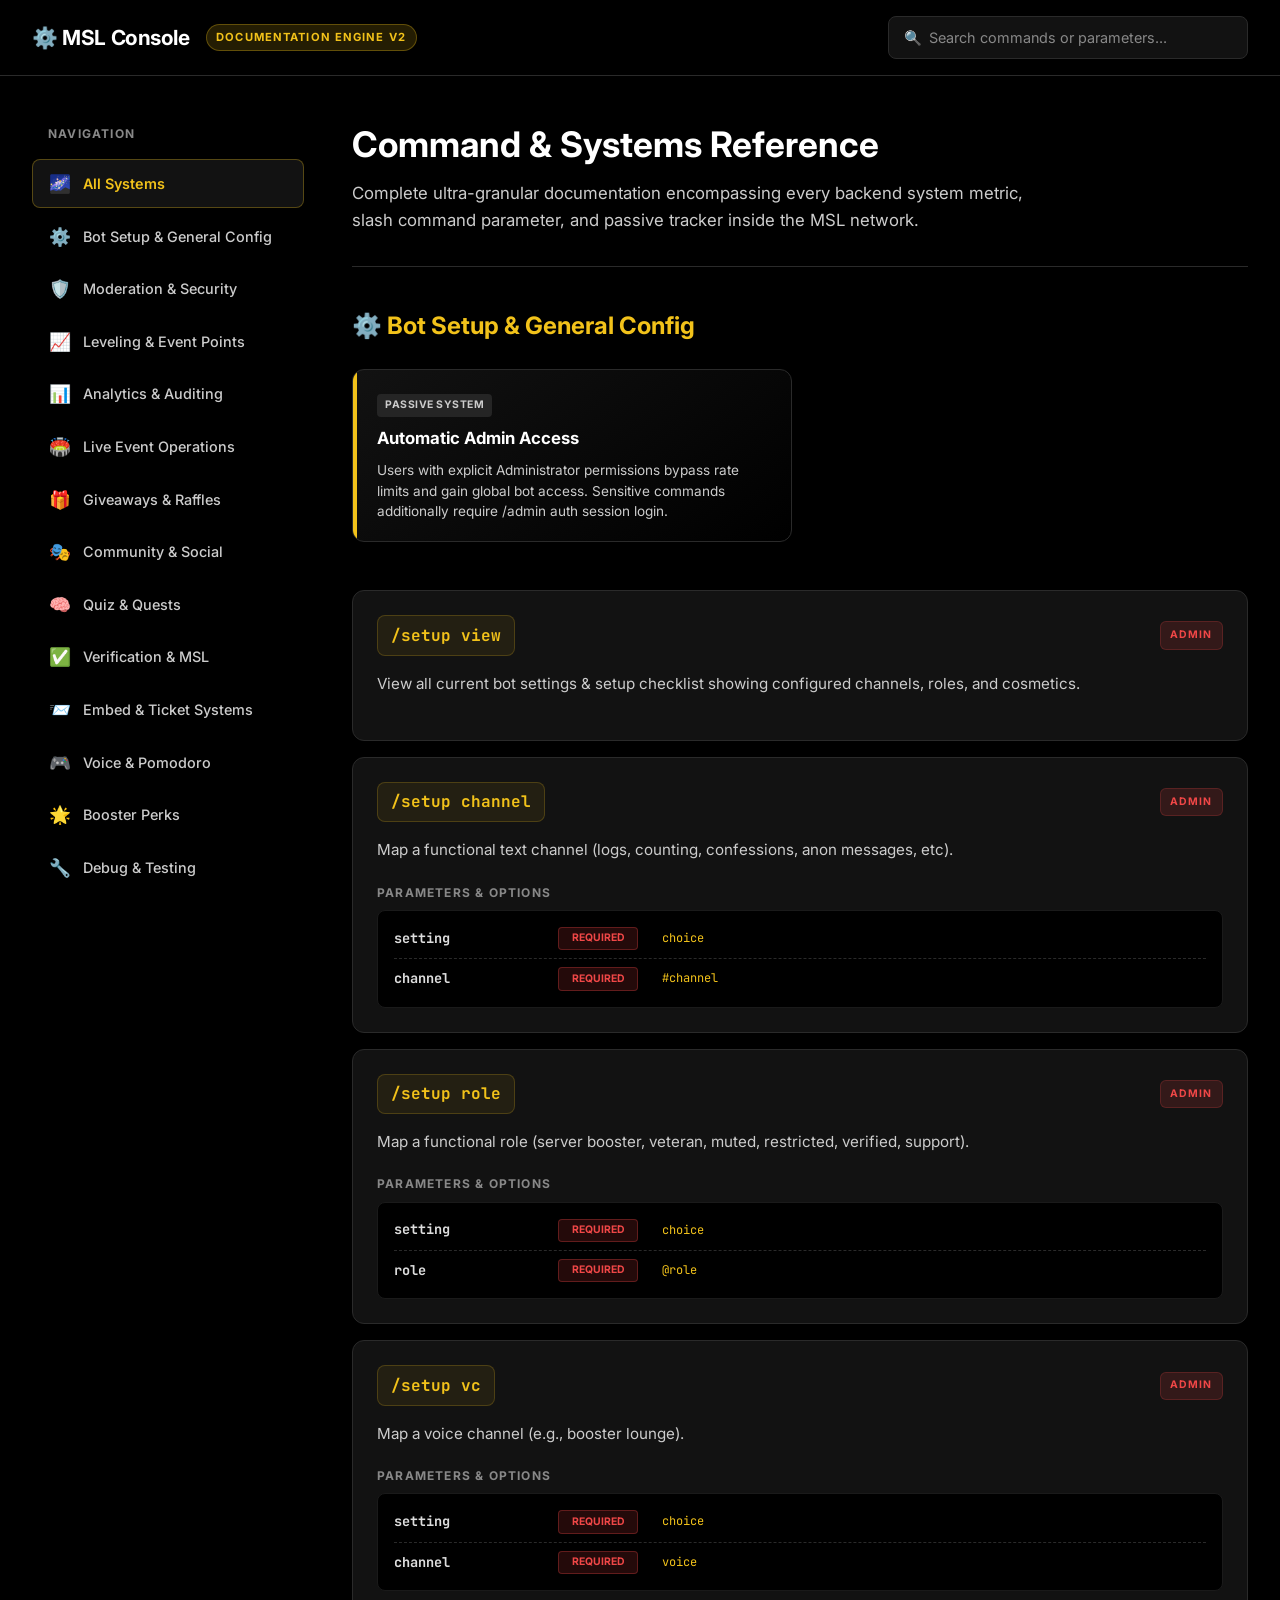
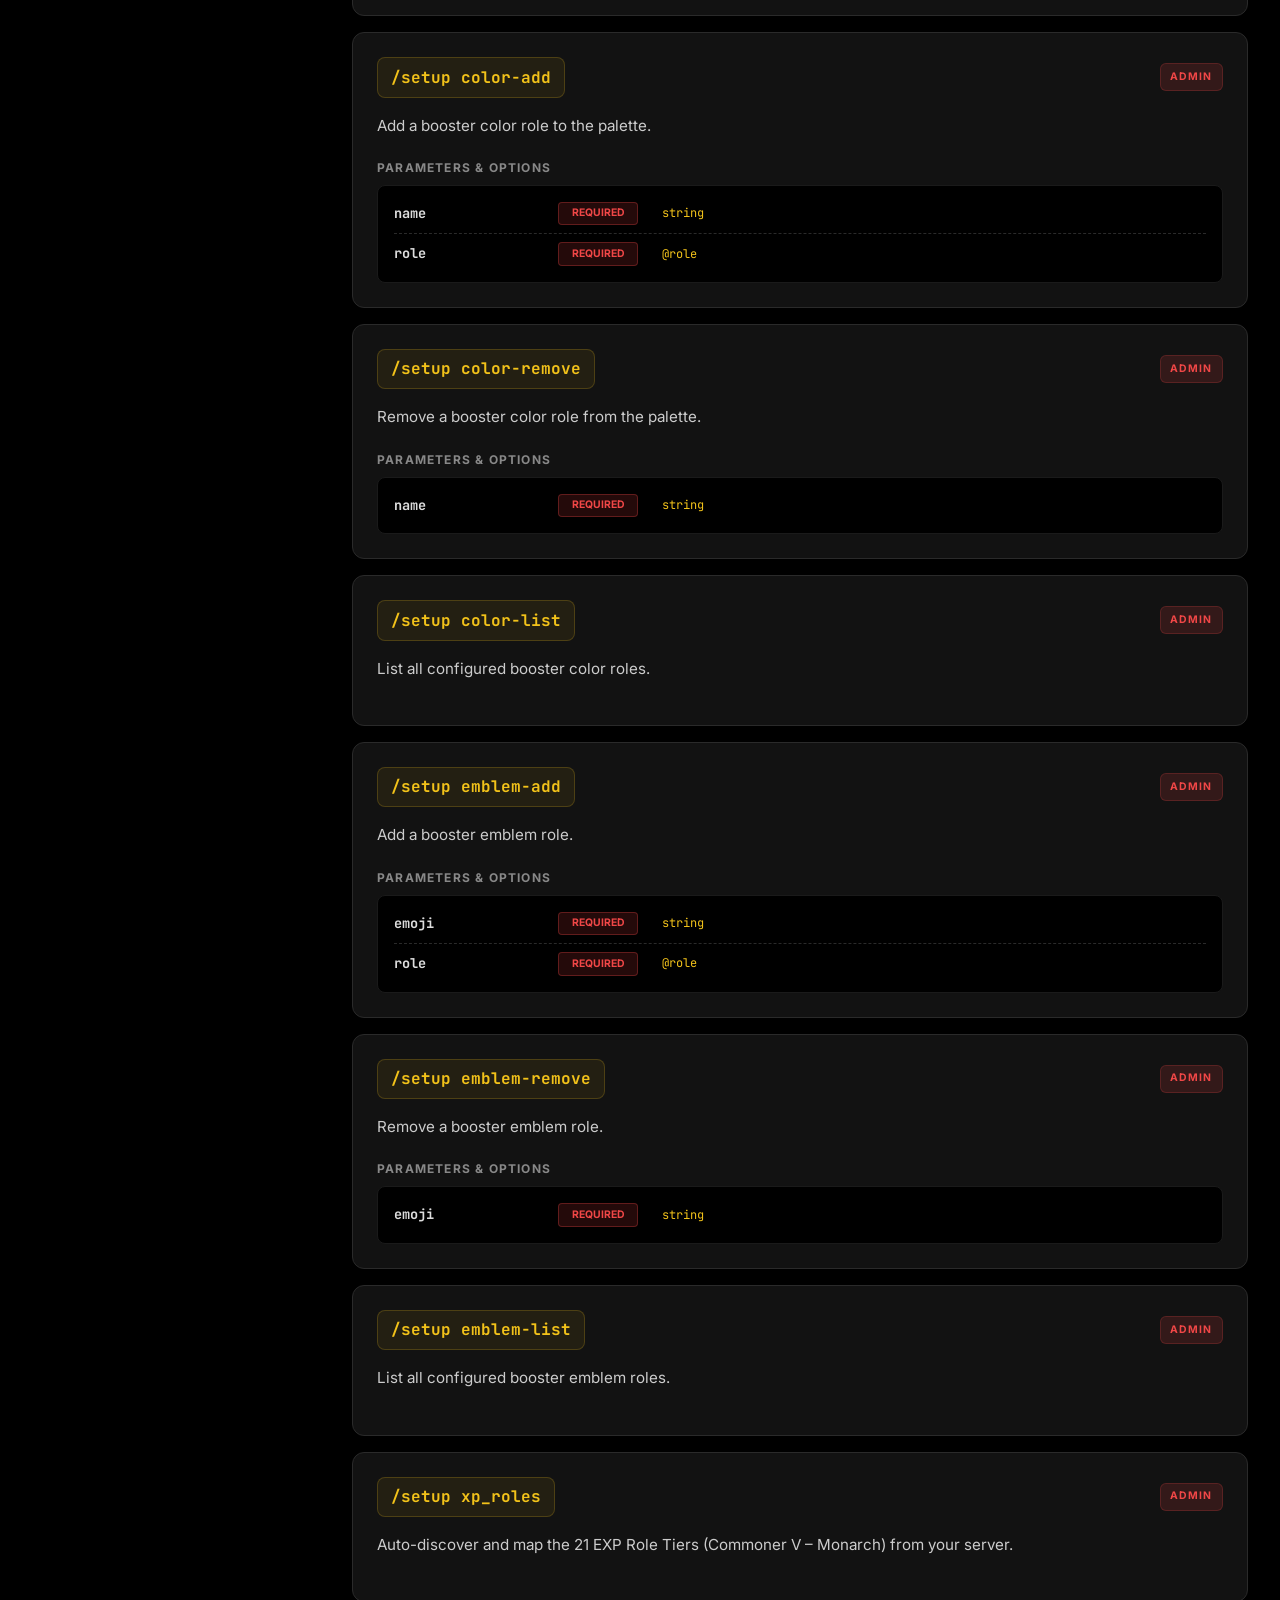
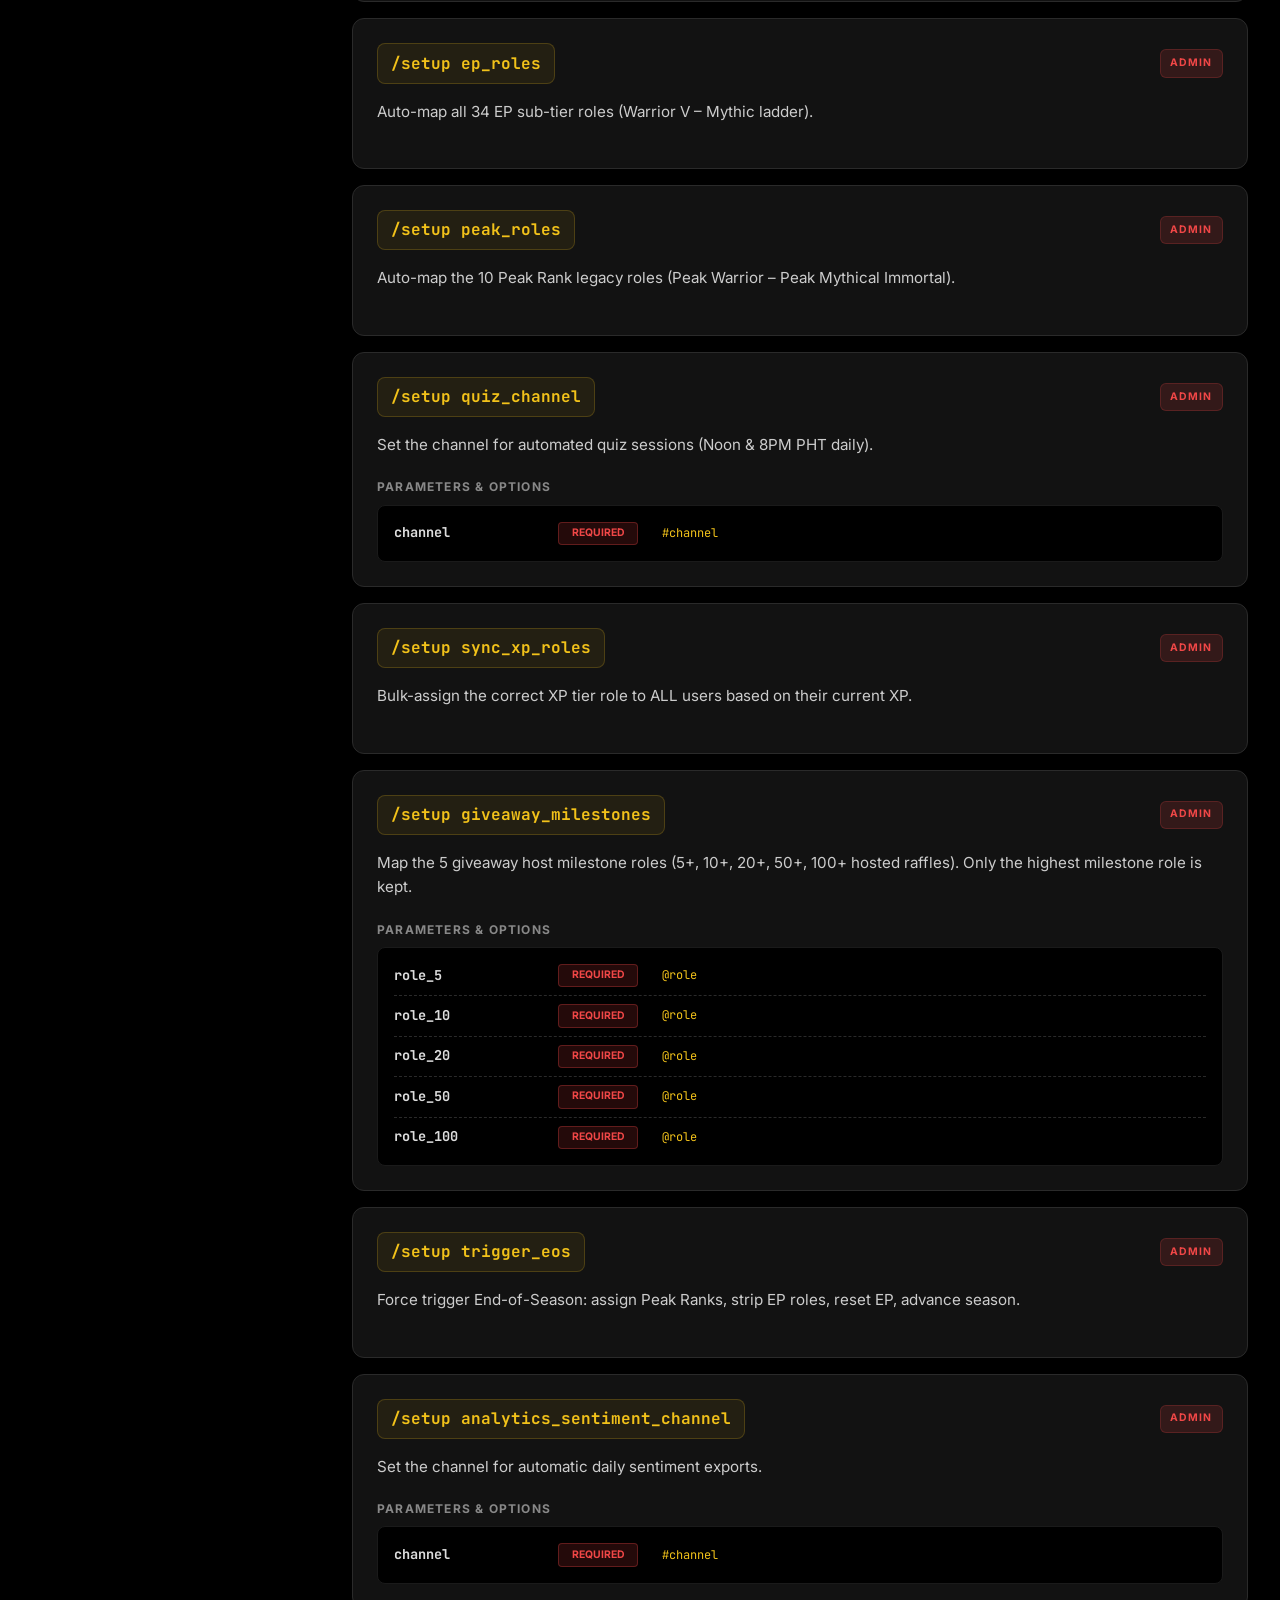
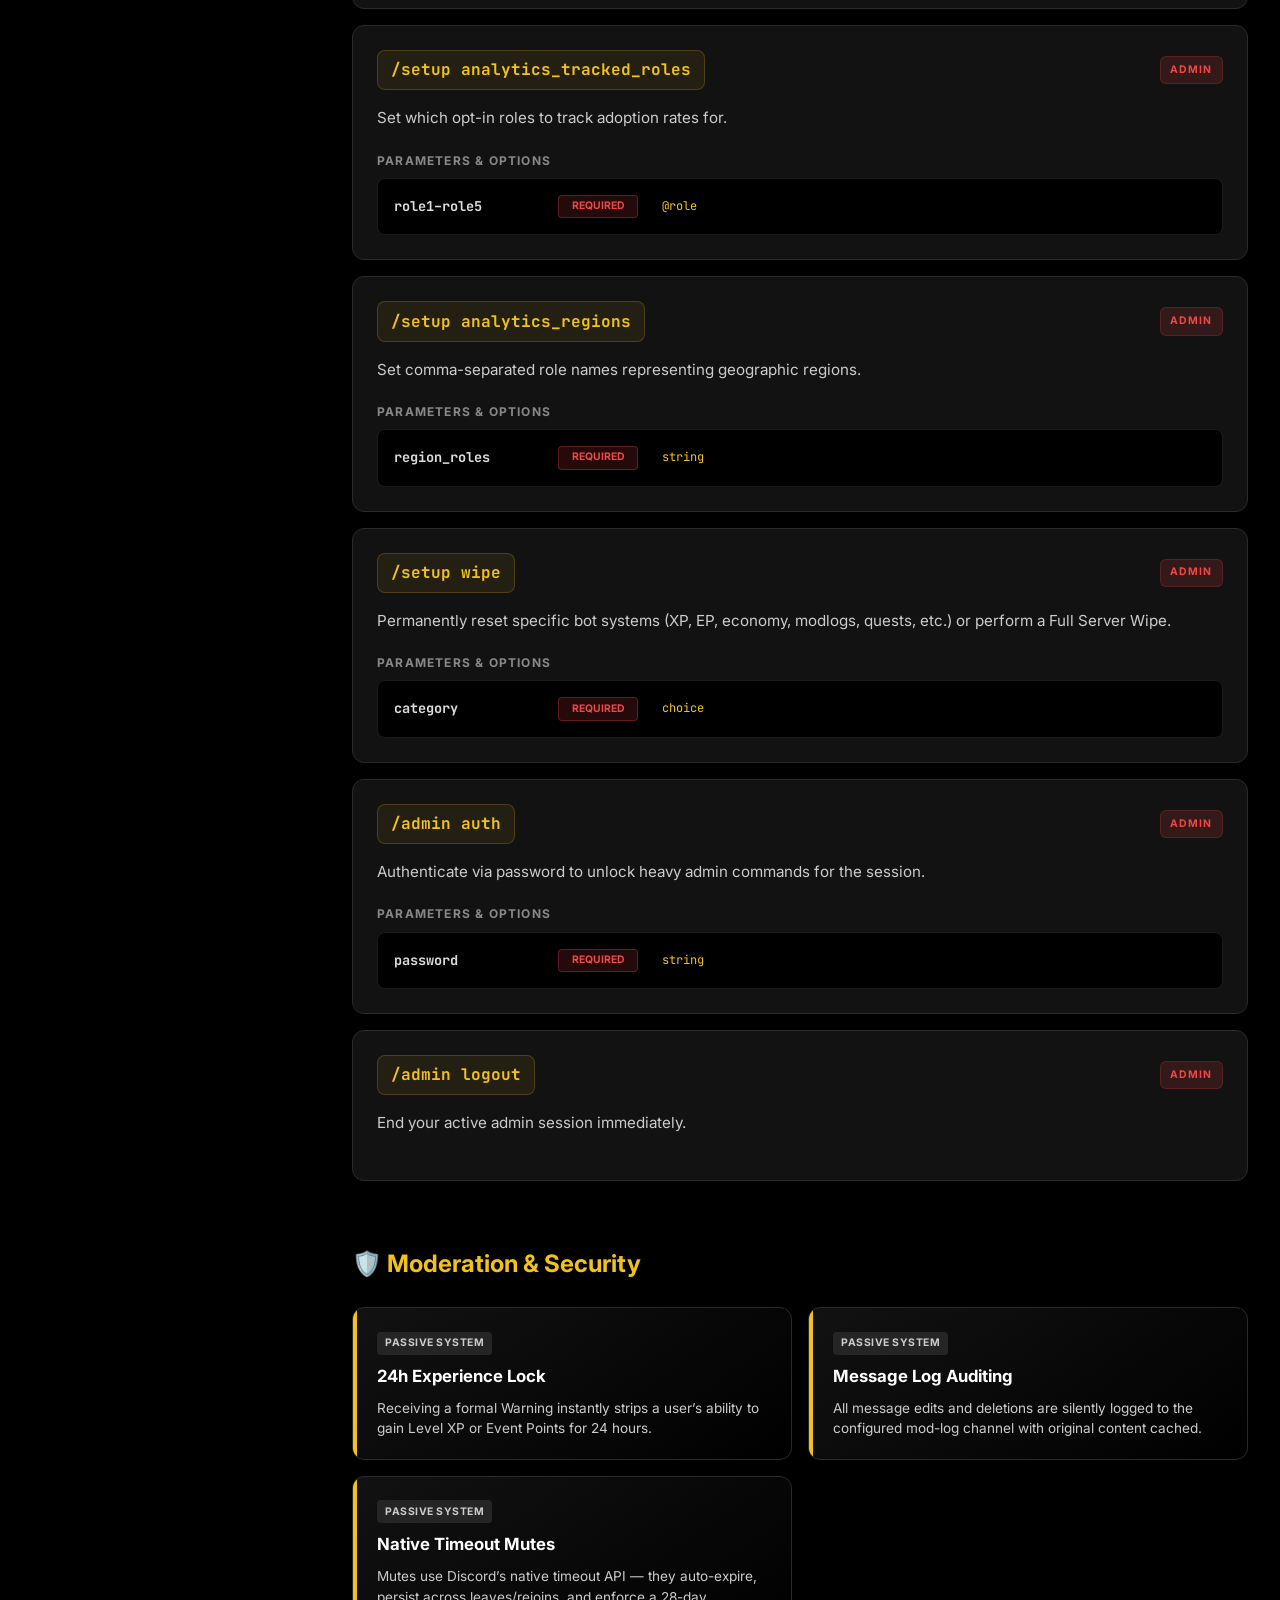
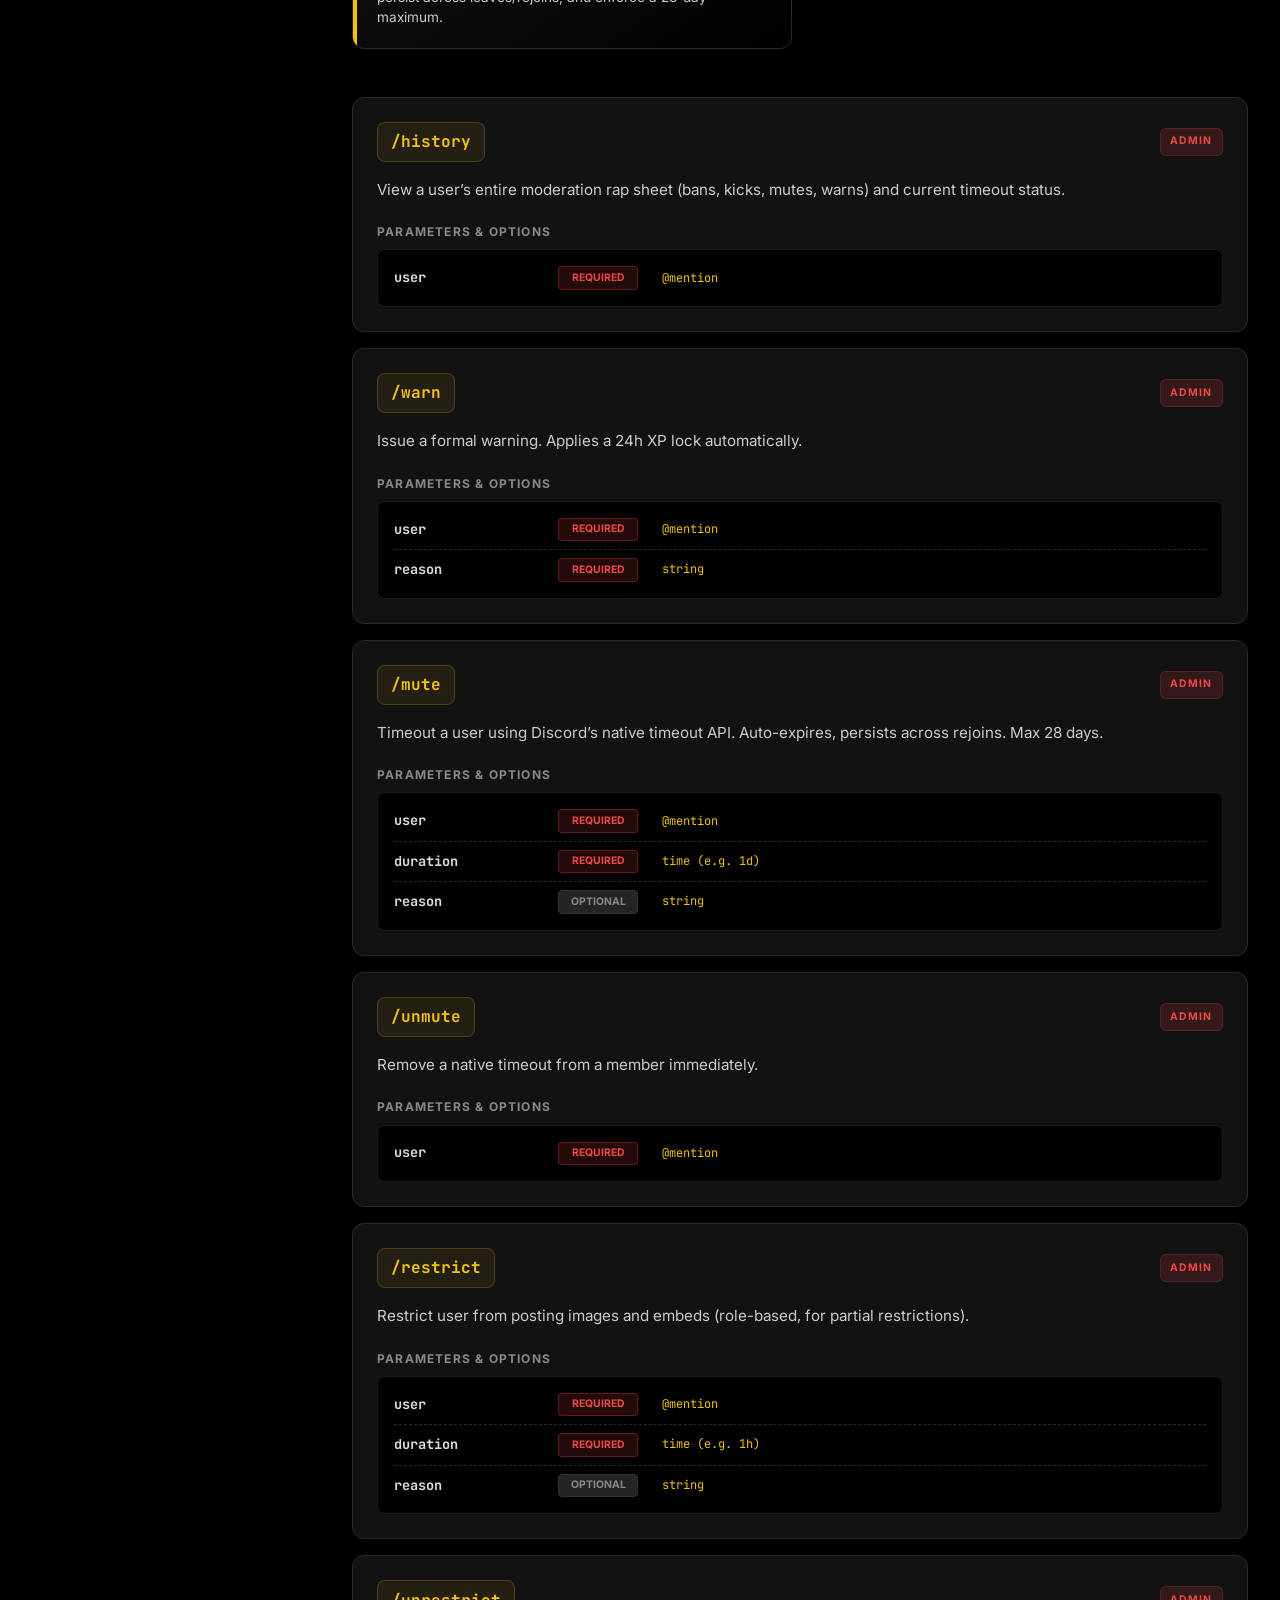
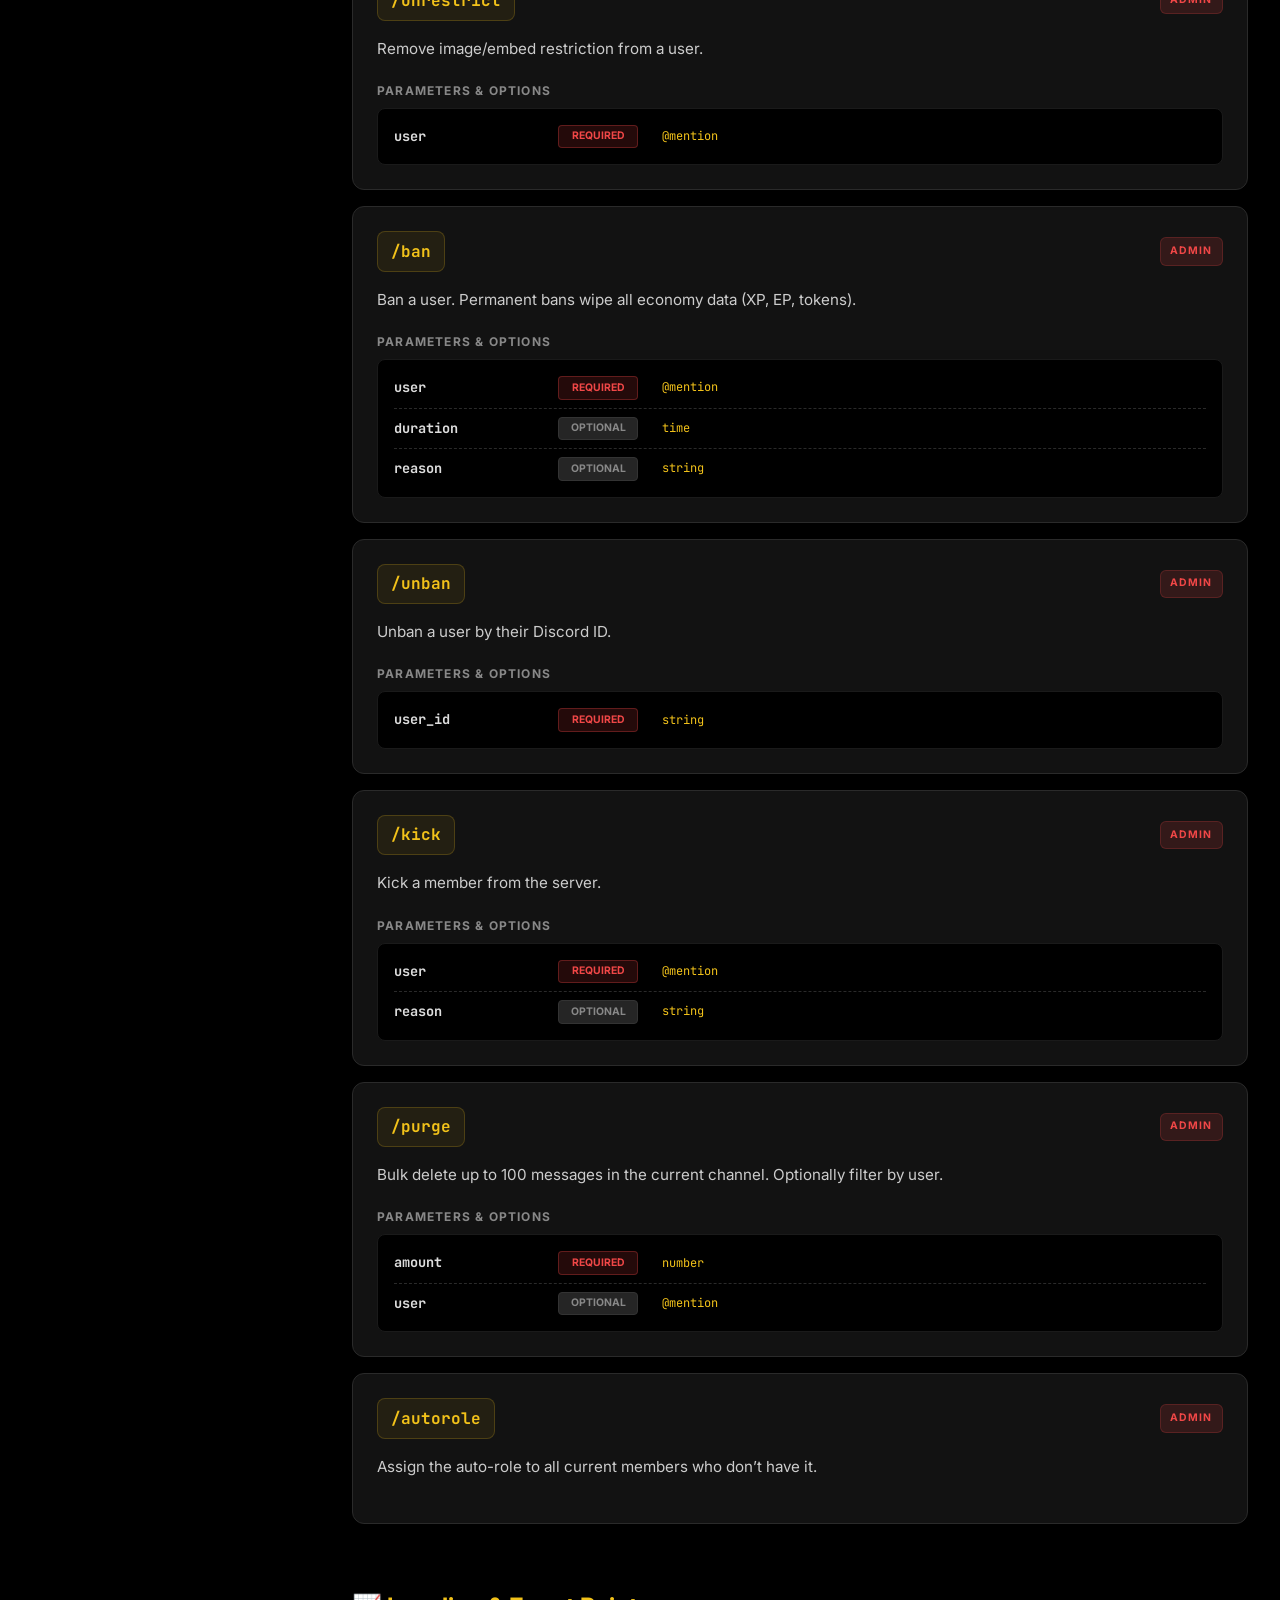
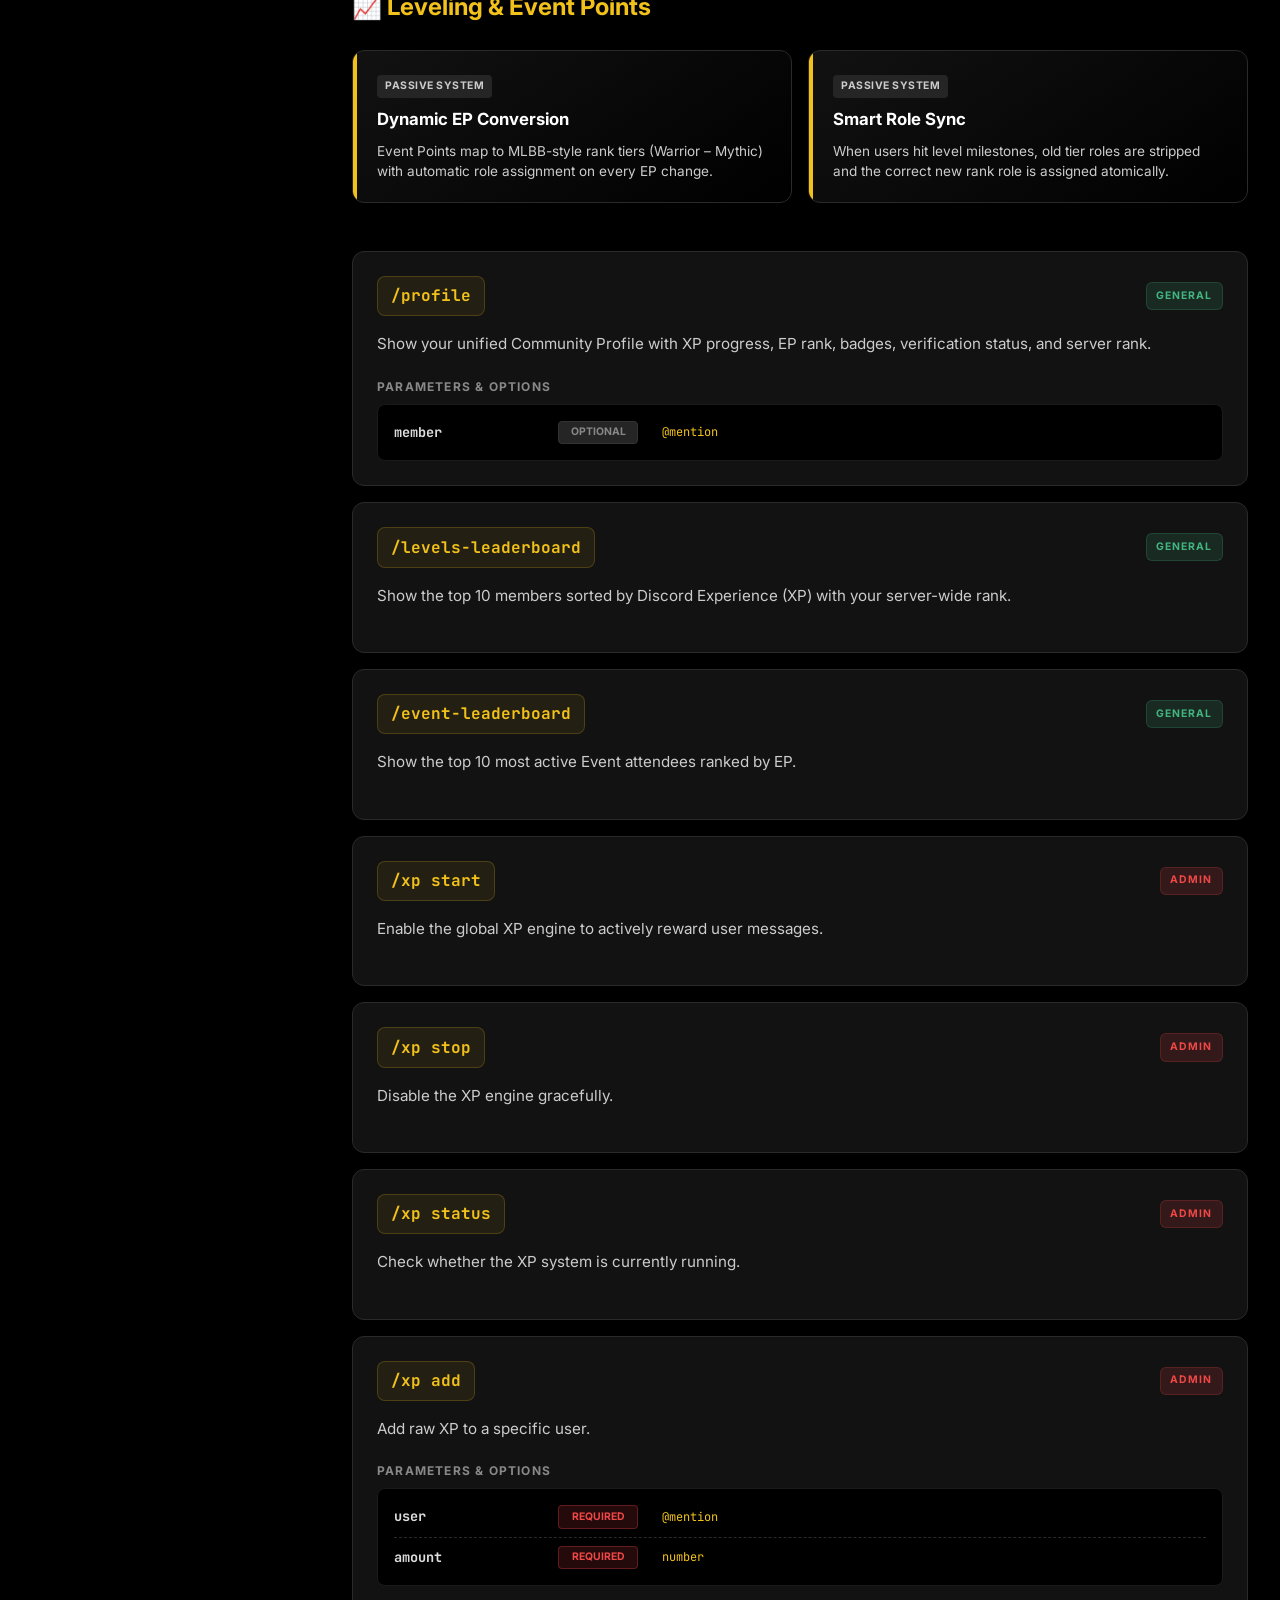
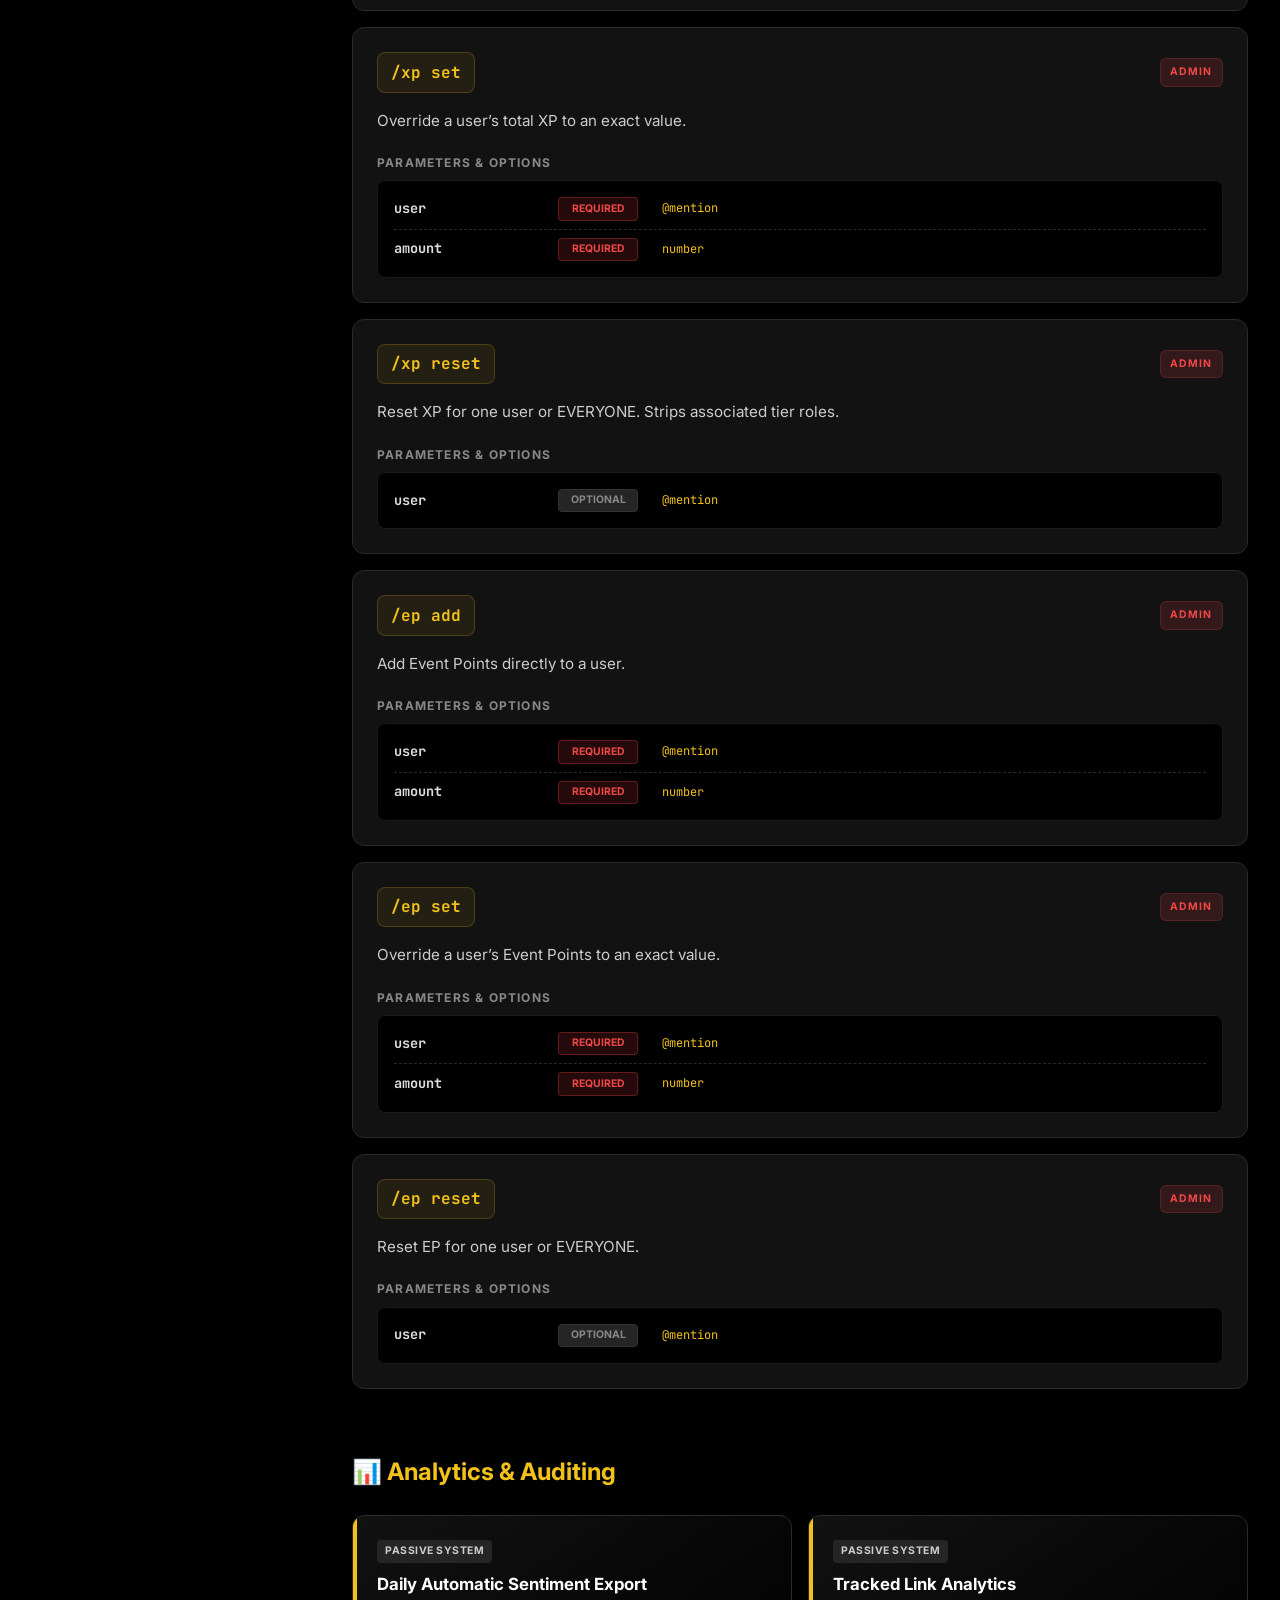
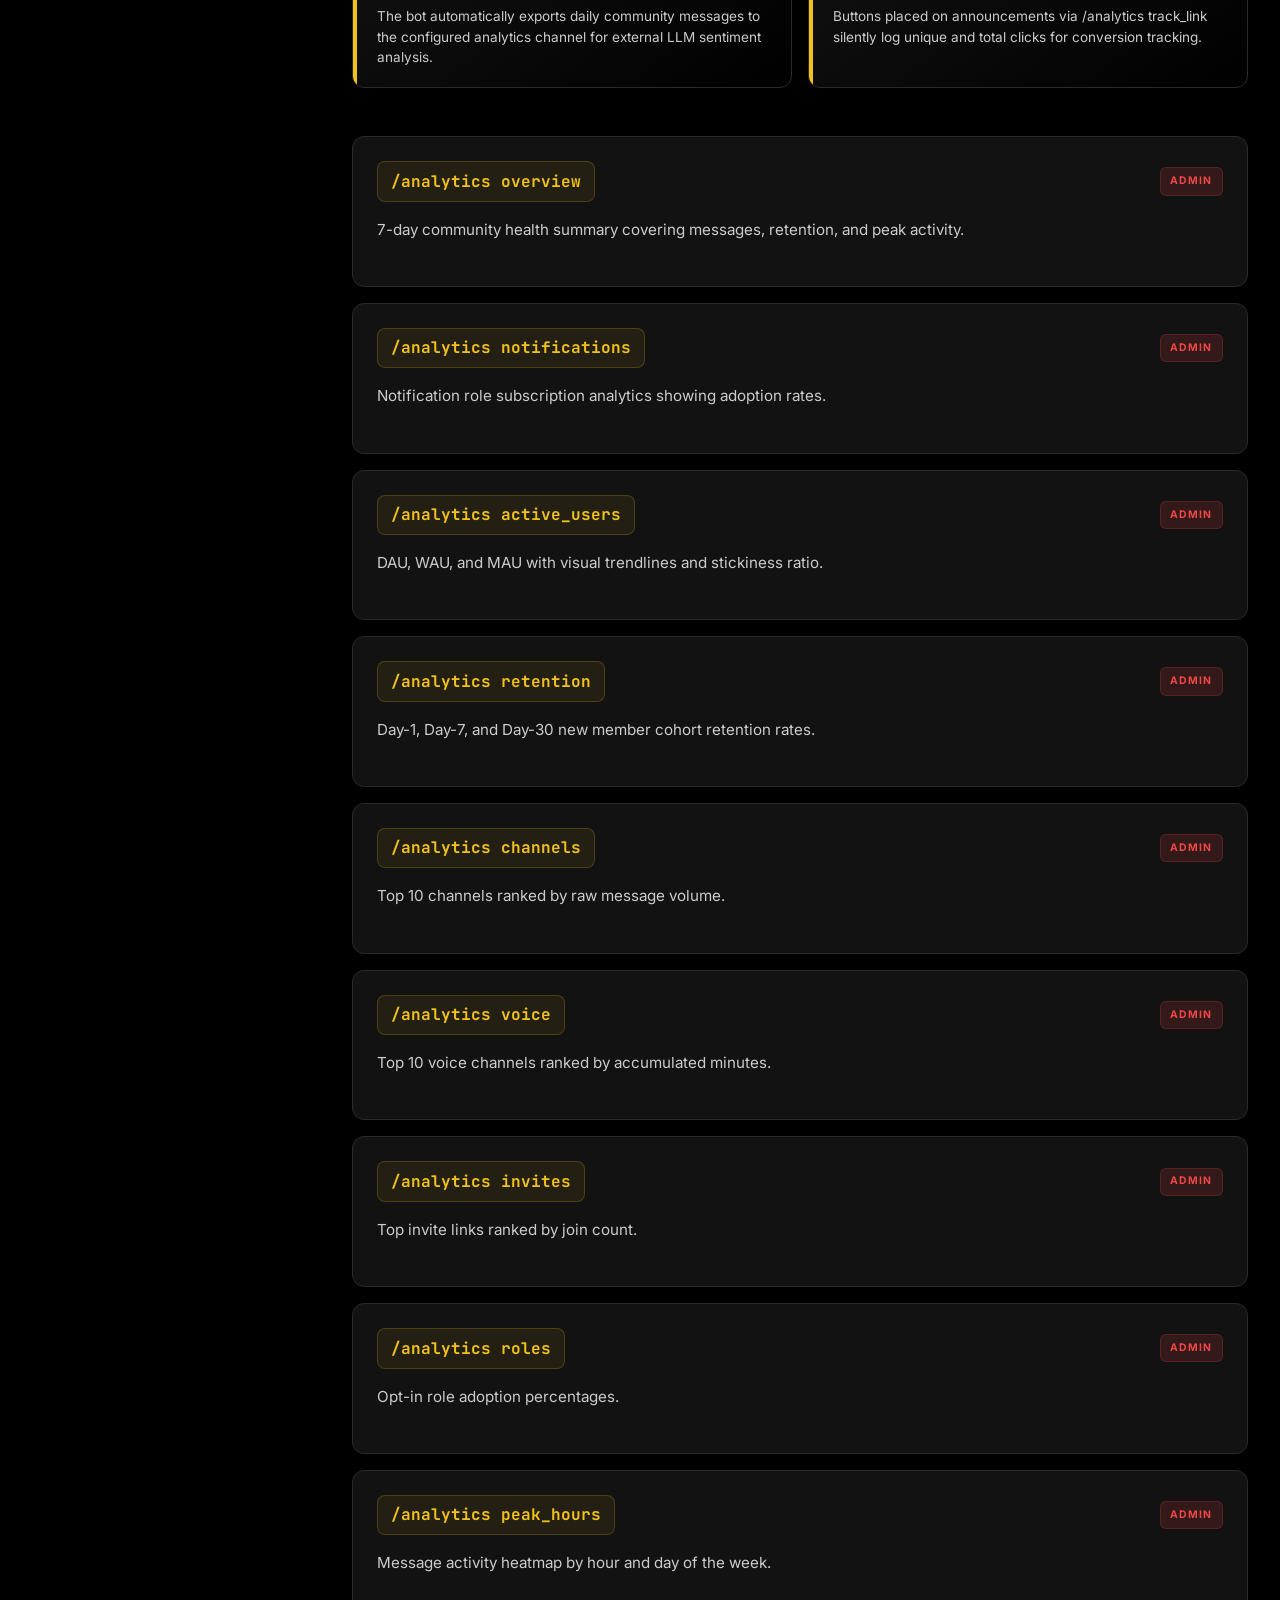
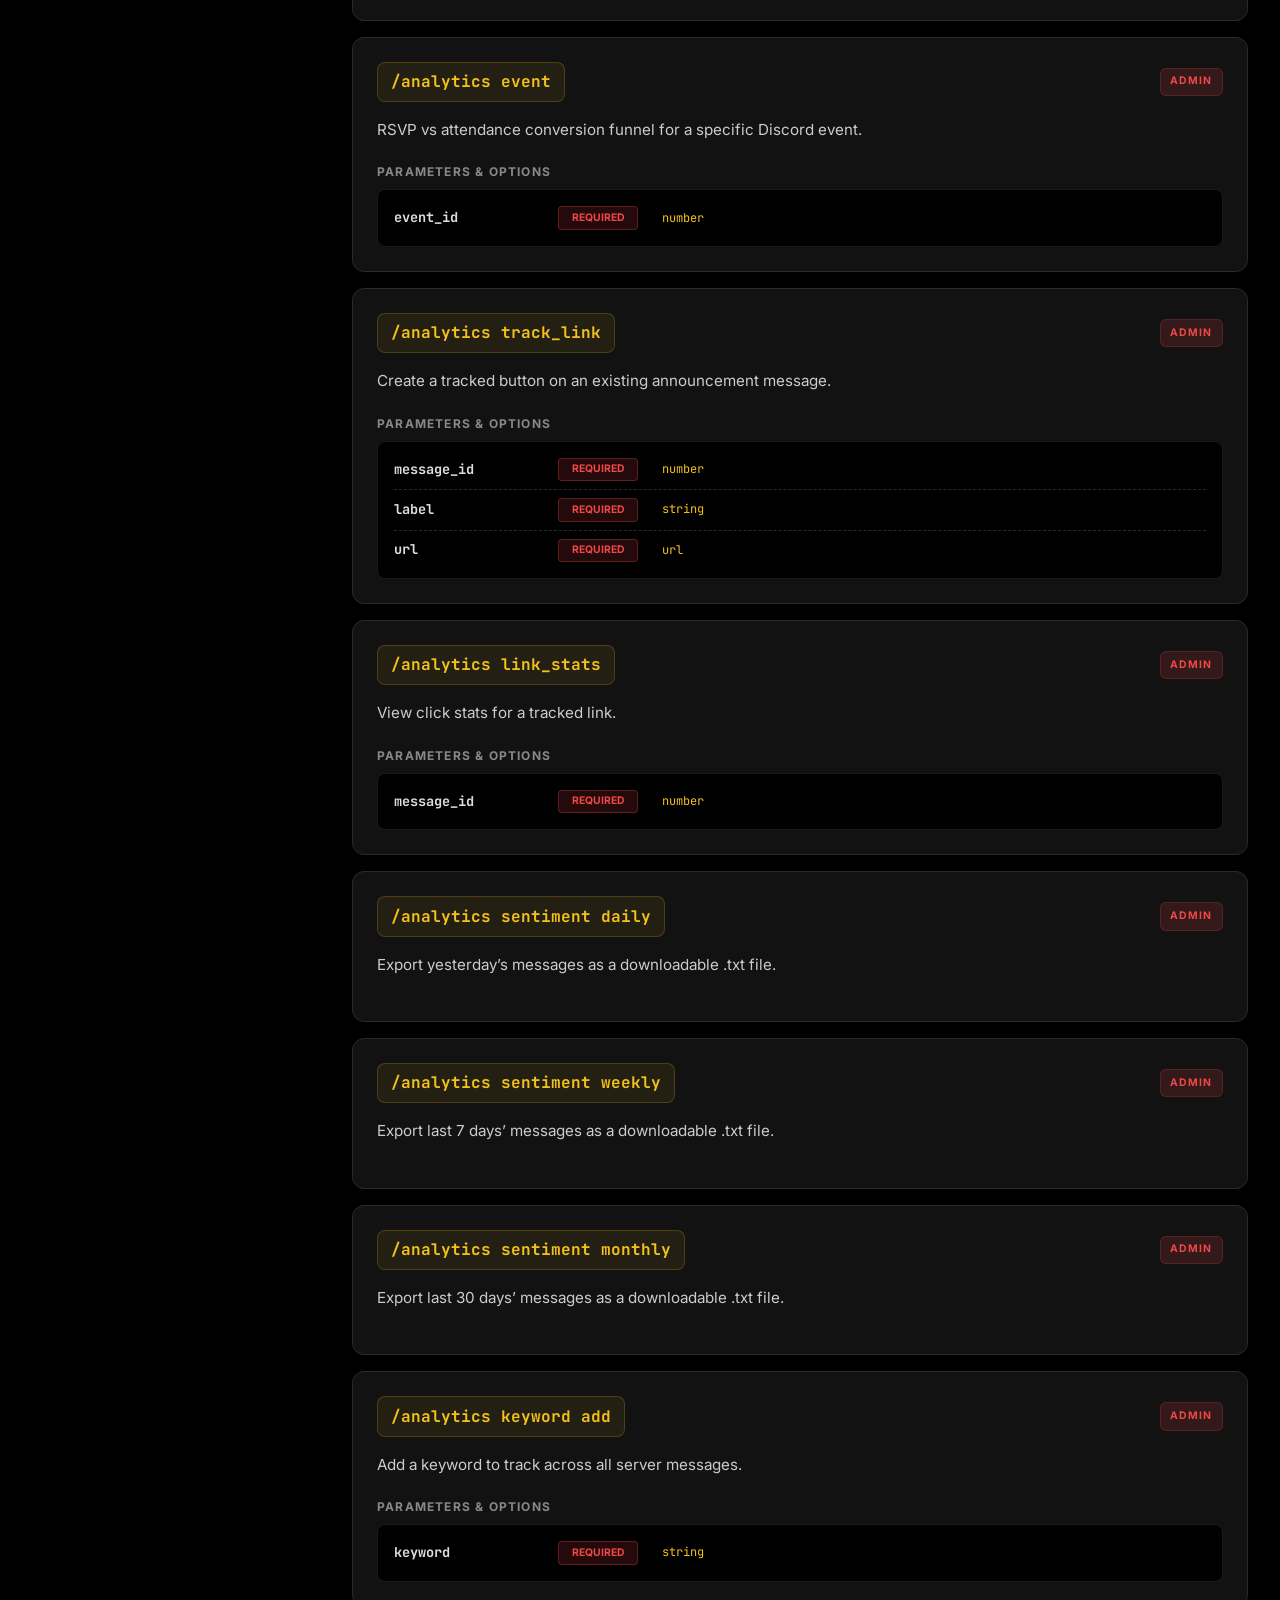
<file: docs/index.html>
<!DOCTYPE html>
<html lang="en">
<head>
    <meta charset="UTF-8">
    <meta name="viewport" content="width=device-width, initial-scale=1.0">
    <title>MSL Bot — Admin Documentation Console</title>
    <meta name="description" content="Ultra-Granular Documentation Console tracking all commands and passive bot features.">
    <link rel="preconnect" href="https://fonts.googleapis.com">
    <link rel="preconnect" href="https://fonts.gstatic.com" crossorigin>
    <link href="https://fonts.googleapis.com/css2?family=Inter:wght@300;400;500;600;700&family=JetBrains+Mono:wght@400;500;700&display=swap" rel="stylesheet">
    <link rel="stylesheet" href="css/styles.css">

</head>
<body>
    <header class="header">
        <div class="header-inner">
            <div class="header-title">
                ⚙️ MSL Console
                <span class="badge">Documentation Engine v2</span>
            </div>
            <div class="search-wrapper">
                <span class="search-icon">🔍</span>
                <input type="text" id="search" placeholder="Search commands or parameters..." autocomplete="off">
            </div>
        </div>
    </header>

    <div class="layout">
        <nav class="sidebar" id="sidebar">
            <div class="sidebar-label">Navigation</div>
            <button class="tab-btn active" data-target="all">
                <span class="icon">🌌</span> All Systems
            </button>
            <div id="dynamic-tabs"></div>
        </nav>

        <main class="main" id="main-content">
            <div class="hero">
                <h1>Command & Systems Reference</h1>
                <p>Complete ultra-granular documentation encompassing every backend system metric, slash command parameter, and passive tracker inside the MSL network.</p>
            </div>

            <div id="content-blocks"></div>
            <div class="no-results" id="noResults"><h3>Zero Results Detected</h3><p>Ensure query matches parameter nomenclature or slash commands.</p></div>
        </main>
    </div>

<script src="js/data.js"></script>
<script src="js/main.js"></script>
</body>
</html>
</file>
<file: docs/css/styles.css>
:root {
            --bg-primary: #000000;
            --bg-secondary: #0A0A0A;
            --bg-card: #121212;
            --bg-card-hover: #1A1A1A;
            --bg-code: #1E1E1E;
            --border: #2A2A2A;
            --border-glow: #F2C21A;
            --text-primary: #FFFFFF;
            --text-secondary: #CCCCCC;
            --text-muted: #888888;
            --accent: #F2C21A;
            --accent-soft: rgba(242, 194, 26, 0.15);
            --green: #43b581;
            --green-soft: rgba(67, 181, 129, 0.15);
            --red: #f04747;
            --red-soft: rgba(240, 71, 71, 0.15);
            --purple: #9b59b6;
            --purple-soft: rgba(155, 89, 182, 0.15);
        }

        * { margin: 0; padding: 0; box-sizing: border-box; }

        body {
            font-family: 'Inter', -apple-system, sans-serif;
            background: var(--bg-primary);
            color: var(--text-primary);
            line-height: 1.6;
            min-height: 100vh;
        }

        /* ── Header ── */
        .header {
            position: sticky;
            top: 0;
            z-index: 100;
            background: rgba(0, 0, 0, 0.85);
            backdrop-filter: blur(12px);
            border-bottom: 1px solid var(--border);
            padding: 1rem 2rem;
            transition: all 0.3s ease;
        }

        .header-inner {
            max-width: 1300px;
            margin: 0 auto;
            display: flex;
            align-items: center;
            justify-content: space-between;
            gap: 1rem;
        }

        .header-title {
            display: flex;
            align-items: center;
            gap: 1rem;
            font-size: 1.3rem;
            font-weight: 700;
            letter-spacing: -0.02em;
        }

        .header-title .badge {
            font-size: 0.7rem;
            font-weight: 700;
            padding: 0.25rem 0.6rem;
            border-radius: 9999px;
            background: var(--accent-soft);
            color: var(--accent);
            text-transform: uppercase;
            letter-spacing: 0.1em;
            border: 1px solid rgba(242, 194, 26, 0.3);
        }

        .search-wrapper {
            position: relative;
            width: 360px;
            flex-shrink: 1;
        }

        .search-wrapper input {
            width: 100%;
            background: var(--bg-card);
            border: 1px solid var(--border);
            border-radius: 8px;
            padding: 0.75rem 1rem 0.75rem 2.5rem;
            color: var(--text-primary);
            font-family: inherit;
            font-size: 0.9rem;
            outline: none;
            transition: all 0.2s ease;
        }

        .search-wrapper input::placeholder { color: var(--text-muted); }
        .search-wrapper input:focus { 
            border-color: var(--accent); 
            box-shadow: 0 0 0 2px var(--accent-soft);
        }

        .search-wrapper .search-icon {
            position: absolute;
            left: 1rem;
            top: 50%;
            transform: translateY(-50%);
            color: var(--text-muted);
            font-size: 0.9rem;
        }

        /* ── Layout ── */
        .layout {
            max-width: 1300px;
            margin: 0 auto;
            display: flex;
            gap: 2.5rem;
            padding: 2.5rem 2rem;
        }

        /* ── Sidebar & Tabs ── */
        .sidebar {
            position: sticky;
            top: 6rem;
            width: 280px;
            flex-shrink: 0;
            height: fit-content;
            max-height: calc(100vh - 7rem);
            overflow-y: auto;
            padding-right: 0.5rem;
        }

        .sidebar::-webkit-scrollbar { width: 6px; }
        .sidebar::-webkit-scrollbar-thumb { background: var(--border); border-radius: 10px; }

        .sidebar-label {
            font-size: 0.75rem;
            font-weight: 700;
            text-transform: uppercase;
            letter-spacing: 0.1em;
            color: var(--text-muted);
            padding: 0.5rem 1rem;
            margin-bottom: 0.5rem;
        }

        .sidebar button {
            display: flex;
            align-items: center;
            gap: 0.75rem;
            width: 100%;
            padding: 0.8rem 1rem;
            border-radius: 8px;
            border: 1px solid transparent;
            background: transparent;
            text-align: left;
            color: var(--text-secondary);
            font-family: inherit;
            font-size: 0.9rem;
            font-weight: 500;
            cursor: pointer;
            transition: all 0.2s ease;
            margin-bottom: 0.25rem;
        }

        .sidebar button:hover { 
            background: var(--bg-card); 
            color: var(--text-primary); 
        }

        .sidebar button.active { 
            background: var(--bg-card); 
            color: var(--accent); 
            border: 1px solid rgba(242, 194, 26, 0.3);
            font-weight: 600;
            box-shadow: 0 4px 10px rgba(0,0,0,0.3);
        }

        .sidebar button .icon { font-size: 1.1rem; }

        /* ── Main content ── */
        .main { flex: 1; min-width: 0; }

        .hero {
            padding: 0 0 2rem;
            border-bottom: 1px solid var(--border);
            margin-bottom: 2.5rem;
        }

        .hero h1 {
            font-size: 2.2rem;
            font-weight: 700;
            margin-bottom: 0.5rem;
            color: var(--text-primary);
        }

        .hero p {
            color: var(--text-secondary);
            font-size: 1.05rem;
            max-width: 700px;
        }

        /* ── Category Sections ── */
        .section {
            display: none;
            animation: fadeIn 0.4s ease forwards;
        }
        .section.active { display: block; }
        
        @keyframes fadeIn {
            from { opacity: 0; transform: translateY(10px); }
            to { opacity: 1; transform: translateY(0); }
        }

        .section-header {
            display: flex;
            align-items: center;
            gap: 0.75rem;
            margin-bottom: 1.5rem;
        }

        .section-header h2 {
            font-size: 1.5rem;
            font-weight: 700;
            color: var(--accent);
        }

        /* ── Feature Cards (Non-Command) ── */
        .feature-grid {
            display: grid;
            grid-template-columns: repeat(auto-fill, minmax(min(100%, 320px), 1fr));
            gap: 1rem;
            margin-bottom: 3rem;
        }
        
        .feature-card {
            background: linear-gradient(145deg, var(--bg-card), var(--bg-primary));
            border: 1px solid var(--border);
            border-radius: 12px;
            padding: 1.25rem 1.5rem;
            position: relative;
            overflow: hidden;
            transition: all 0.2s ease;
        }
        
        .feature-card:hover { border-color: rgba(242, 194, 26, 0.4); }
        
        .feature-card::before {
            content: '';
            position: absolute;
            top: 0; left: 0; width: 4px; height: 100%;
            background: var(--accent);
        }

        .feature-card h3 {
            font-size: 1.05rem;
            font-weight: 700;
            margin-bottom: 0.5rem;
        }
        
        .feature-card p {
            font-size: 0.85rem;
            color: var(--text-secondary);
            line-height: 1.5;
        }

        .feature-tag {
            display: inline-block;
            font-size: 0.65rem;
            font-weight: 700;
            text-transform: uppercase;
            letter-spacing: 0.05em;
            background: #252525;
            color: #ccc;
            padding: 0.2rem 0.5rem;
            border-radius: 4px;
            margin-bottom: 0.5rem;
        }

        /* ── Command Cards ── */
        .cmd-grid {
            display: grid;
            grid-template-columns: 1fr;
            gap: 1rem;
            margin-bottom: 4rem;
        }

        .cmd-card {
            background: var(--bg-card);
            border: 1px solid var(--border);
            border-radius: 12px;
            padding: 1.5rem;
            transition: all 0.2s ease;
        }

        .cmd-card:hover {
            border-color: var(--border-glow);
            background: var(--bg-card-hover);
            transform: translateX(4px);
            box-shadow: 0 4px 20px rgba(0,0,0,0.4);
        }

        .cmd-top {
            display: flex;
            align-items: center;
            justify-content: space-between;
            flex-wrap: wrap;
            gap: 1rem;
            margin-bottom: 1rem;
        }

        .cmd-syntax {
            font-family: 'JetBrains Mono', monospace;
            font-size: 1rem;
            font-weight: 700;
            color: var(--accent);
            background: rgba(242, 194, 26, 0.08);
            padding: 0.4rem 0.8rem;
            border-radius: 8px;
            border: 1px solid rgba(242, 194, 26, 0.2);
            word-break: break-word;
        }

        .cmd-tag {
            font-size: 0.65rem;
            font-weight: 700;
            text-transform: uppercase;
            letter-spacing: 0.1em;
            padding: 0.3rem 0.6rem;
            border-radius: 6px;
        }

        .tag-admin { background: var(--red-soft); color: var(--red); border: 1px solid rgba(240, 71, 71, 0.2); }
        .tag-general { background: var(--green-soft); color: var(--green); border: 1px solid rgba(67, 181, 129, 0.2); }
        .tag-booster { background: var(--purple-soft); color: var(--purple); border: 1px solid rgba(155, 89, 182, 0.2); }

        .cmd-desc {
            color: var(--text-secondary);
            font-size: 0.95rem;
            margin-bottom: 1.25rem;
            line-height: 1.6;
        }
        
        .cmd-params-title {
            font-size: 0.75rem;
            font-weight: 700;
            text-transform: uppercase;
            letter-spacing: 0.1em;
            color: #888;
            margin-bottom: 0.5rem;
            display: block;
        }

        .cmd-params {
            display: flex;
            flex-direction: column;
            gap: 0.5rem;
            background: var(--bg-primary);
            padding: 1rem;
            border-radius: 8px;
            border: 1px solid #1a1a1a;
        }

        .param-row {
            display: grid;
            grid-template-columns: 140px 80px 1fr;
            gap: 1.5rem;
            align-items: center;
            font-size: 0.85rem;
            padding-bottom: 0.5rem;
            border-bottom: 1px dashed var(--border);
        }
        
        .param-row:last-child {
            padding-bottom: 0; border-bottom: none;
        }

        .param-name {
            font-family: 'JetBrains Mono', monospace;
            font-weight: 700;
            color: #ddd;
        }

        .param-req {
            font-size: 0.65rem;
            font-weight: 700;
            text-transform: uppercase;
            padding: 0.15rem 0.4rem;
            border-radius: 4px;
            text-align: center;
            border: 1px solid transparent;
        }

        .req-true { background: rgba(240, 71, 71, 0.15); color: #f04747; border-color: rgba(240, 71, 71, 0.3); }
        .req-false { background: #252525; color: #888; border-color: #333; }

        .param-type { color: var(--accent); font-family: 'JetBrains Mono', monospace; font-size: 0.75rem;}

        .no-results {
            text-align: center;
            padding: 4rem 1rem;
            color: var(--text-muted);
            display: none;
        }

        .no-results h3 {
            font-size: 1.2rem;
            color: #ccc;
            margin-bottom: 0.25rem;
        }

        /* ── Responsive ── */
        @media (max-width: 900px) {
            .layout { flex-direction: column; padding: 1.5rem 1rem; gap: 1.5rem; }
            .sidebar {
                position: static;
                width: 100%;
                display: flex;
                overflow-x: auto;
                padding-bottom: 0.5rem;
                gap: 0.5rem;
            }
            .sidebar-label { display: none; }
            .sidebar button {
                white-space: nowrap;
                width: auto;
                margin-bottom: 0;
            }
            #dynamic-tabs {
                display: flex;
                gap: 0.5rem;
            }
            .param-row {
                grid-template-columns: 1fr;
                gap: 0.25rem;
                padding-bottom: 1rem;
                padding-top: 0.5rem;
            }
            .param-row:first-child {
                padding-top: 0;
            }
        }

        @media (max-width: 600px) {
            .header-inner {
                flex-direction: column;
                align-items: stretch;
                padding: 0.5rem 0;
            }
            .header-title {
                margin-bottom: 0.5rem;
            }
            .search-wrapper {
                width: 100%;
            }
            .hero h1 {
                font-size: 1.8rem;
            }
        }
/* ── Dashboard Specific ── */
.dashboard-grid {
    display: grid;
    grid-template-columns: repeat(4, 1fr);
    gap: 1.5rem;
}

.charts-grid {
    grid-template-columns: repeat(2, 1fr);
}

.stat-card {
    background: var(--bg-card);
    border: 1px solid var(--border);
    border-radius: 12px;
    padding: 1.5rem;
    transition: all 0.2s ease;
}
.stat-card:hover {
    border-color: var(--accent);
    box-shadow: 0 4px 20px rgba(242, 194, 26, 0.1);
}
.stat-card h3 {
    font-size: 0.85rem;
    color: var(--text-muted);
    text-transform: uppercase;
    letter-spacing: 0.1em;
    margin-bottom: 0.5rem;
}
.stat-value {
    font-size: 2.2rem;
    font-weight: 700;
    color: var(--text-primary);
    font-family: 'JetBrains Mono', monospace;
}

.chart-container {
    background: var(--bg-card);
    min-height: 300px;
    display: flex;
    flex-direction: column;
}

@media (max-width: 900px) {
    .dashboard-grid { grid-template-columns: repeat(2, 1fr); }
    .charts-grid { grid-template-columns: 1fr; }
}

@media (max-width: 600px) {
    .dashboard-grid { grid-template-columns: 1fr; }
}

.btn-preset { background:var(--bg-card); border:1px solid var(--border); color:var(--text-secondary); padding: 0.4rem 0.75rem; border-radius:6px; font-size:0.75rem; font-weight: 600; cursor:pointer; text-transform: uppercase; transition: all 0.2s;}
.btn-preset.active { border-color:var(--accent); color:var(--bg-primary); background:var(--accent); }
.btn-preset:hover:not(.active) { border-color:var(--text-muted); color:var(--text-primary); }
.date-input { padding: 0.4rem; border-radius:4px; font-size:0.75rem; border:1px solid var(--border); background:var(--bg-card); color:var(--text-primary); font-family: 'JetBrains Mono', monospace; outline: none;}
.date-input:focus { border-color:var(--accent); }
</file>
